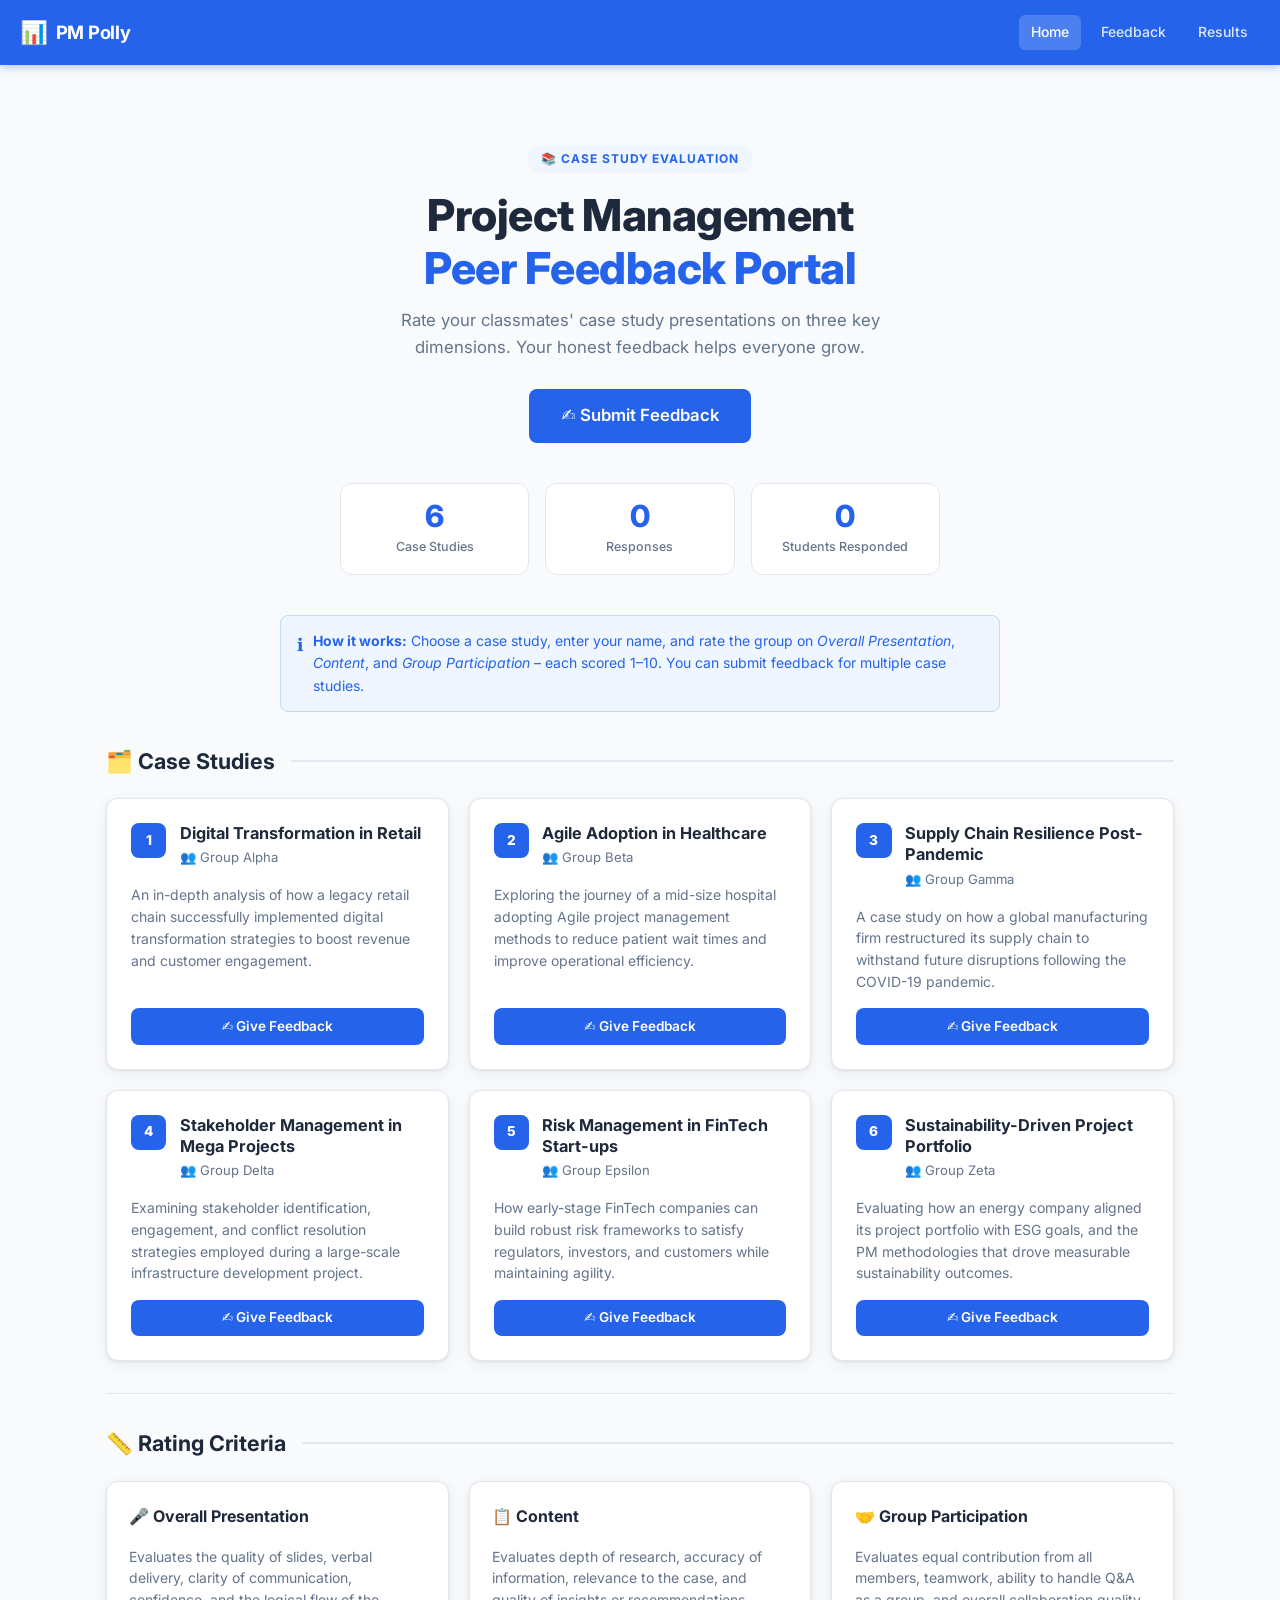
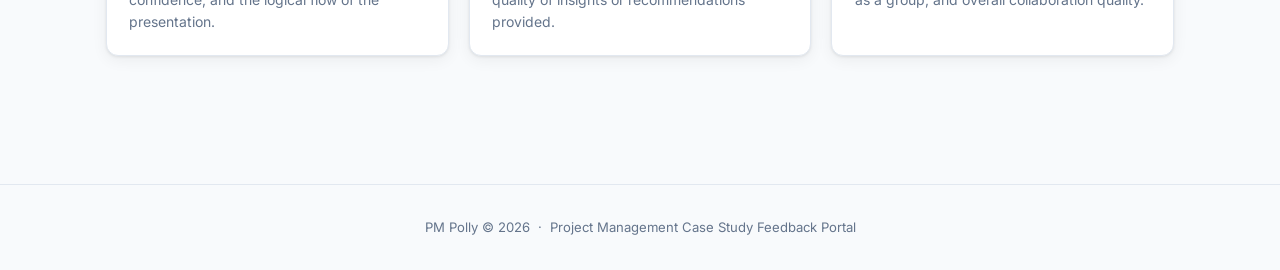
<file: index.html>
<!DOCTYPE html>
<html lang="en">
<head>
  <meta charset="UTF-8" />
  <meta name="viewport" content="width=device-width, initial-scale=1.0" />
  <title>PM Polly – Project Management Feedback</title>
  <meta name="description" content="Submit your feedback for the 6 project management case studies." />
  <link rel="preconnect" href="https://fonts.googleapis.com" />
  <link href="https://fonts.googleapis.com/css2?family=Inter:wght@400;500;600;700;800&display=swap" rel="stylesheet" />
  <link rel="stylesheet" href="css/style.css" />
  <link rel="icon" href="data:image/svg+xml,<svg xmlns='http://www.w3.org/2000/svg' viewBox='0 0 100 100'><text y='.9em' font-size='90'>📊</text></svg>" />
</head>
<body>

  <nav class="navbar">
    <a class="navbar-brand" href="index.html">
      <span class="logo-icon">📊</span> PM Polly
    </a>
    <div class="navbar-links">
      <a href="index.html">Home</a>
      <a href="feedback.html">Feedback</a>
      <a href="results.html">Results</a>
    </div>
  </nav>

  <main class="page">

    <!-- Hero -->
    <section class="hero">
      <div class="hero-badge">📚 Case Study Evaluation</div>
      <h1>Project Management<br /><span>Peer Feedback Portal</span></h1>
      <p>Rate your classmates' case study presentations on three key dimensions. Your honest feedback helps everyone grow.</p>
      <a href="feedback.html" class="btn btn-primary" style="font-size:1.05rem;padding:.85rem 2rem;">
        ✍️ Submit Feedback
      </a>
    </section>

    <!-- Stats -->
    <div class="stats-row" style="max-width:600px;margin:0 auto 2.5rem;">
      <div class="stat-card">
        <div class="stat-value">6</div>
        <div class="stat-label">Case Studies</div>
      </div>
      <div class="stat-card">
        <div class="stat-value" id="statResponses">0</div>
        <div class="stat-label">Responses</div>
      </div>
      <div class="stat-card">
        <div class="stat-value" id="statStudents">0</div>
        <div class="stat-label">Students Responded</div>
      </div>
    </div>

    <!-- How it works -->
    <div class="alert alert-info" style="max-width:720px;margin:0 auto 2rem;">
      <span class="alert-icon">ℹ️</span>
      <div>
        <strong>How it works:</strong> Choose a case study, enter your name, and rate the group on
        <em>Overall Presentation</em>, <em>Content</em>, and <em>Group Participation</em> – each scored 1–10.
        You can submit feedback for multiple case studies.
      </div>
    </div>

    <!-- Case study grid -->
    <h2 class="section-title">🗂️ Case Studies</h2>
    <div class="cards-grid" id="caseStudyGrid"></div>

    <!-- Criteria legend -->
    <hr class="divider" />
    <h2 class="section-title">📏 Rating Criteria</h2>
    <div class="cards-grid" style="grid-template-columns:repeat(auto-fill,minmax(260px,1fr));">
      <div class="result-card">
        <h3>🎤 Overall Presentation</h3>
        <p style="font-size:.875rem;color:var(--text-muted);line-height:1.55;">
          Evaluates the quality of slides, verbal delivery, clarity of communication, confidence, and the logical flow of the presentation.
        </p>
      </div>
      <div class="result-card">
        <h3>📋 Content</h3>
        <p style="font-size:.875rem;color:var(--text-muted);line-height:1.55;">
          Evaluates depth of research, accuracy of information, relevance to the case, and quality of insights or recommendations provided.
        </p>
      </div>
      <div class="result-card">
        <h3>🤝 Group Participation</h3>
        <p style="font-size:.875rem;color:var(--text-muted);line-height:1.55;">
          Evaluates equal contribution from all members, teamwork, ability to handle Q&amp;A as a group, and overall collaboration quality.
        </p>
      </div>
    </div>

  </main>

  <footer>
    <p>PM Polly &copy; <span id="yr"></span> &nbsp;·&nbsp; Project Management Case Study Feedback Portal</p>
  </footer>

  <div id="toast"></div>
  <script src="js/app.js"></script>
  <script>document.getElementById('yr').textContent = new Date().getFullYear();</script>
</body>
</html>
</file>
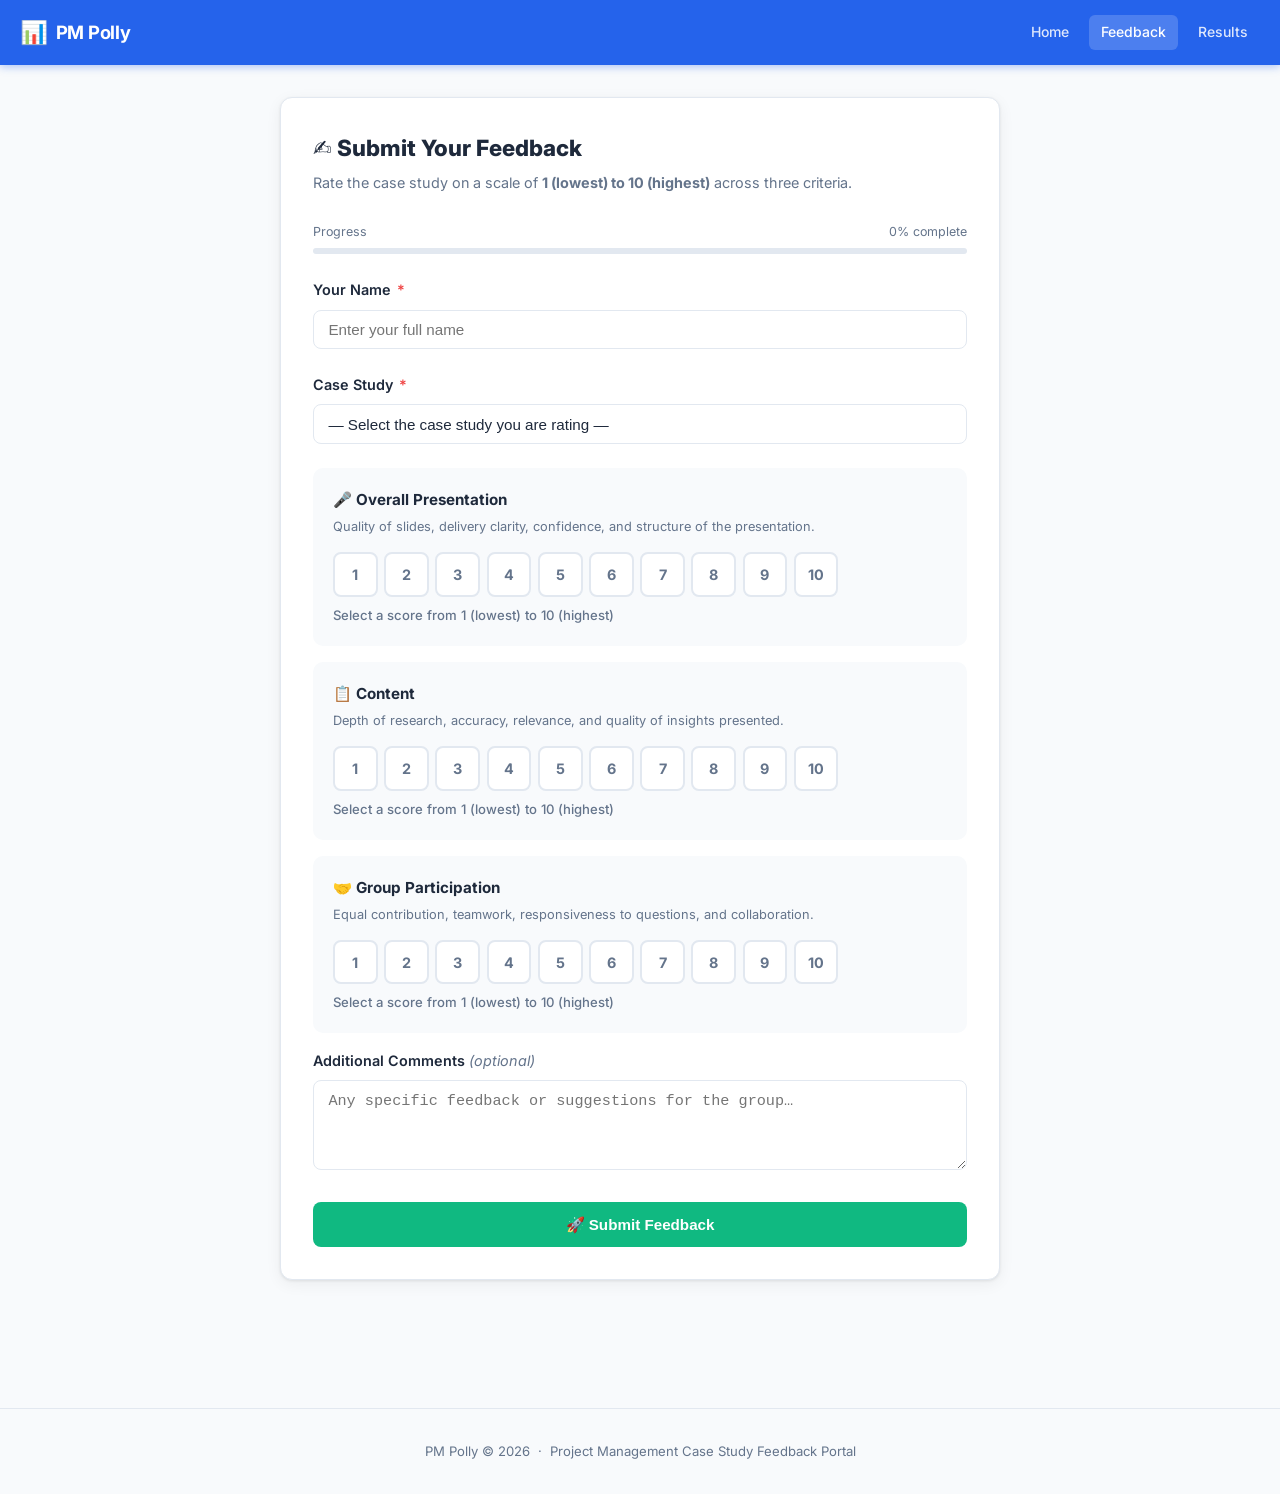
<file: feedback.html>
<!DOCTYPE html>
<html lang="en">
<head>
  <meta charset="UTF-8" />
  <meta name="viewport" content="width=device-width, initial-scale=1.0" />
  <title>Submit Feedback – PM Polly</title>
  <meta name="description" content="Rate a case study presentation on overall presentation, content, and group participation." />
  <link rel="preconnect" href="https://fonts.googleapis.com" />
  <link href="https://fonts.googleapis.com/css2?family=Inter:wght@400;500;600;700;800&display=swap" rel="stylesheet" />
  <link rel="stylesheet" href="css/style.css" />
  <link rel="icon" href="data:image/svg+xml,<svg xmlns='http://www.w3.org/2000/svg' viewBox='0 0 100 100'><text y='.9em' font-size='90'>✍️</text></svg>" />
</head>
<body>

  <nav class="navbar">
    <a class="navbar-brand" href="index.html">
      <span class="logo-icon">📊</span> PM Polly
    </a>
    <div class="navbar-links">
      <a href="index.html">Home</a>
      <a href="feedback.html">Feedback</a>
      <a href="results.html">Results</a>
    </div>
  </nav>

  <main class="page">

    <!-- Feedback Form -->
    <div class="form-card" id="feedbackFormWrap">
      <form id="feedbackForm" novalidate>
        <h2>✍️ Submit Your Feedback</h2>
        <p class="form-subtitle">Rate the case study on a scale of <strong>1 (lowest) to 10 (highest)</strong> across three criteria.</p>

        <div id="formAlert" class="alert hidden"></div>

        <!-- Progress -->
        <div class="progress-label">
          <span>Progress</span>
          <span id="progressLabel">0% complete</span>
        </div>
        <div class="progress-bar-wrap">
          <div class="progress-bar-fill" id="progressFill" style="width:0%"></div>
        </div>

        <!-- Student name -->
        <div class="form-group">
          <label class="form-label" for="studentName">Your Name <span class="required">*</span></label>
          <input
            type="text"
            id="studentName"
            class="form-control"
            placeholder="Enter your full name"
            required
            autocomplete="name"
          />
        </div>

        <!-- Case study selector -->
        <div class="form-group">
          <label class="form-label" for="caseStudySelect">Case Study <span class="required">*</span></label>
          <select id="caseStudySelect" class="form-control" required>
            <option value="">— Select the case study you are rating —</option>
          </select>
        </div>

        <!-- Rating criteria (injected by app.js) -->
        <div id="ratingsContainer"></div>

        <!-- Optional comments -->
        <div class="form-group">
          <label class="form-label" for="comments">Additional Comments <em style="color:var(--text-muted);font-weight:400;">(optional)</em></label>
          <textarea
            id="comments"
            class="form-control"
            placeholder="Any specific feedback or suggestions for the group…"
            rows="3"
          ></textarea>
        </div>

        <!-- Submit -->
        <button type="submit" id="submitBtn" class="btn btn-success" style="width:100%;justify-content:center;padding:.85rem;">
          <span id="submitSpinner" class="spinner hidden"></span>
          🚀 Submit Feedback
        </button>
      </form>
    </div>

    <!-- Success panel (hidden until submission) -->
    <div class="success-card hidden" id="successPanel">
      <div class="success-icon">✅</div>
      <h2>Thank You!</h2>
      <p>Your feedback for <strong id="successCase"></strong> has been recorded.</p>
      <p id="successNote" style="font-size:.82rem;color:var(--text-muted);margin-bottom:1.5rem;"></p>
      <div style="display:flex;gap:.75rem;justify-content:center;flex-wrap:wrap;">
        <a href="feedback.html" class="btn btn-primary">Rate Another Case Study</a>
        <a href="results.html" class="btn btn-outline">View Results</a>
      </div>
    </div>

  </main>

  <footer>
    <p>PM Polly &copy; <span id="yr"></span> &nbsp;·&nbsp; Project Management Case Study Feedback Portal</p>
  </footer>

  <div id="toast"></div>
  <script src="js/app.js"></script>
  <script>document.getElementById('yr').textContent = new Date().getFullYear();</script>
</body>
</html>
</file>
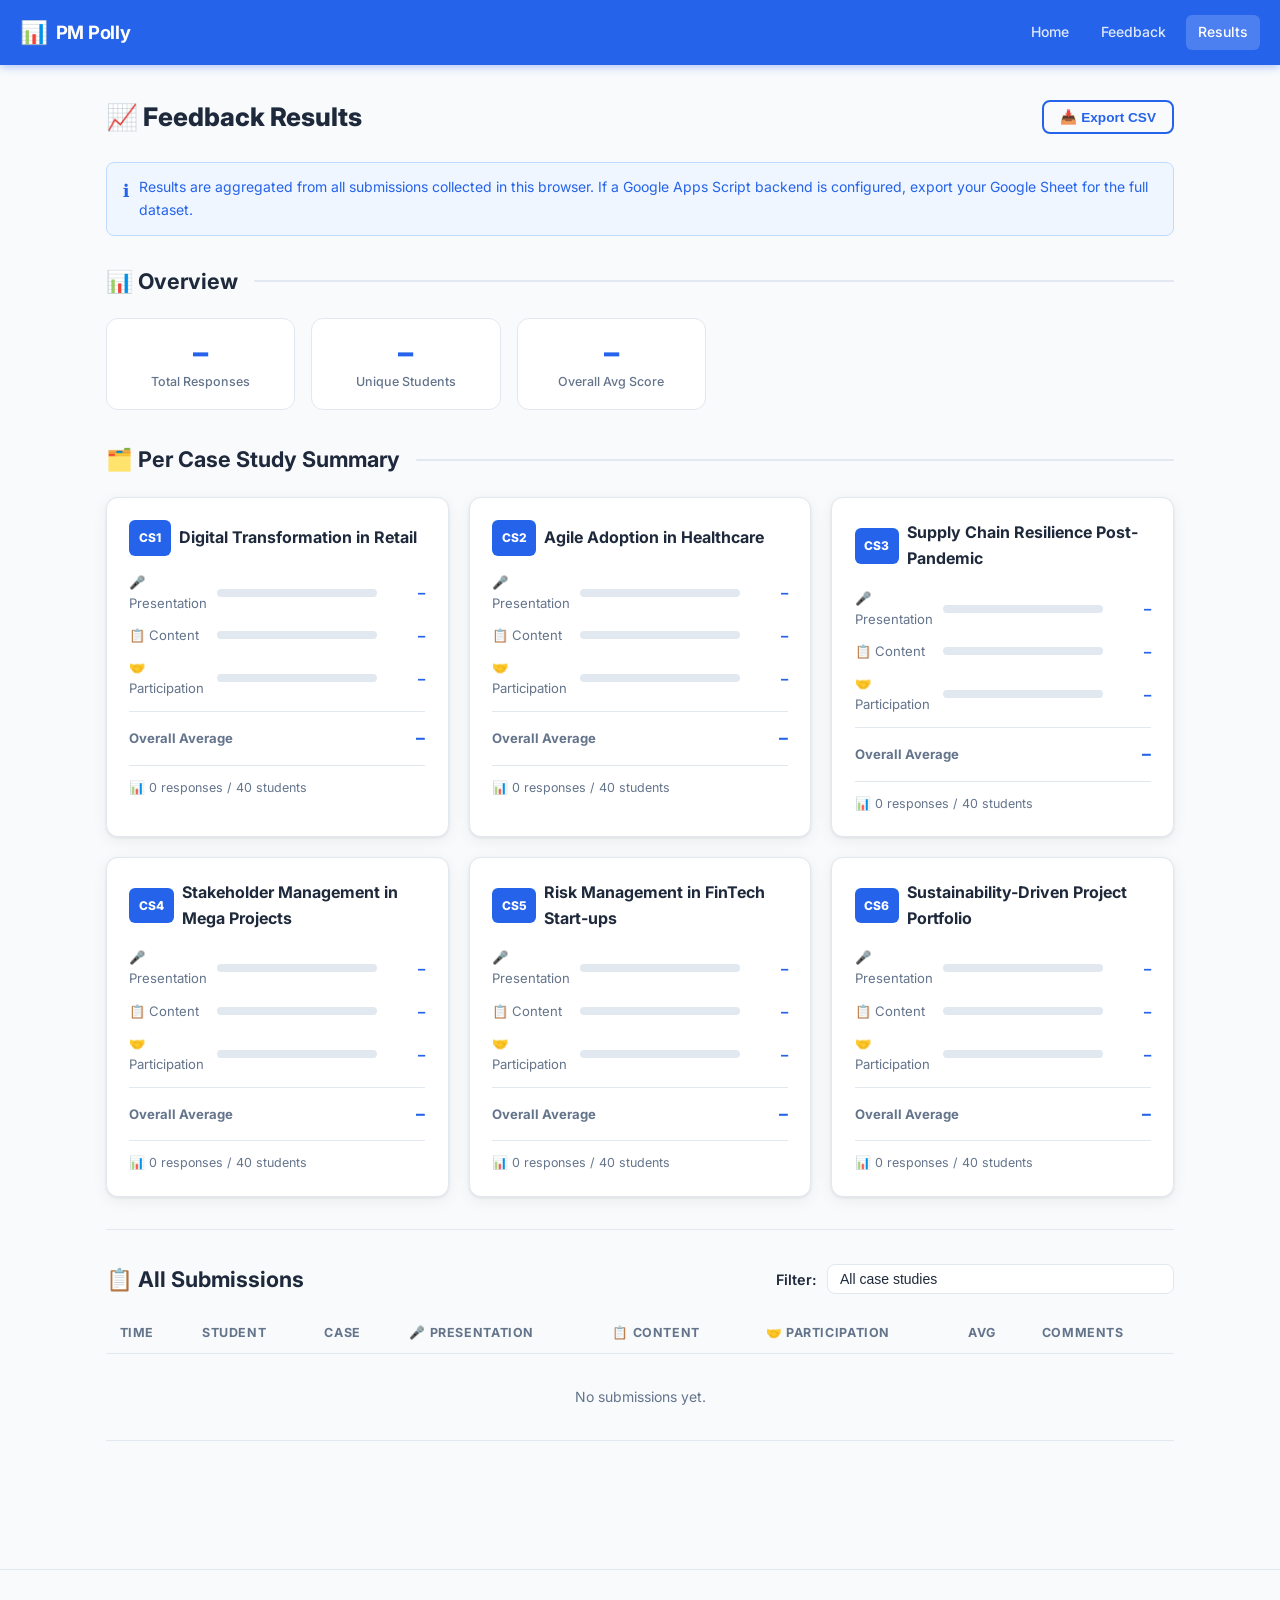
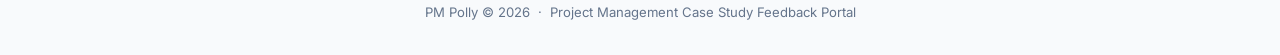
<file: results.html>
<!DOCTYPE html>
<html lang="en">
<head>
  <meta charset="UTF-8" />
  <meta name="viewport" content="width=device-width, initial-scale=1.0" />
  <title>Results – PM Polly</title>
  <meta name="description" content="View aggregated feedback results for all case study presentations." />
  <link rel="preconnect" href="https://fonts.googleapis.com" />
  <link href="https://fonts.googleapis.com/css2?family=Inter:wght@400;500;600;700;800&display=swap" rel="stylesheet" />
  <link rel="stylesheet" href="css/style.css" />
  <link rel="icon" href="data:image/svg+xml,<svg xmlns='http://www.w3.org/2000/svg' viewBox='0 0 100 100'><text y='.9em' font-size='90'>📈</text></svg>" />
</head>
<body>

  <nav class="navbar">
    <a class="navbar-brand" href="index.html">
      <span class="logo-icon">📊</span> PM Polly
    </a>
    <div class="navbar-links">
      <a href="index.html">Home</a>
      <a href="feedback.html">Feedback</a>
      <a href="results.html">Results</a>
    </div>
  </nav>

  <main class="page">

    <div style="display:flex;align-items:center;justify-content:space-between;flex-wrap:wrap;gap:1rem;margin-bottom:1.5rem;">
      <h1 style="font-size:1.6rem;font-weight:800;">📈 Feedback Results</h1>
      <button id="exportBtn" class="btn btn-outline btn-sm">📥 Export CSV</button>
    </div>

    <div class="alert alert-info" style="margin-bottom:1.75rem;">
      <span class="alert-icon">ℹ️</span>
      <span>Results are aggregated from all submissions collected in this browser. If a Google Apps Script backend is configured, export your Google Sheet for the full dataset.</span>
    </div>

    <!-- Overall stats -->
    <h2 class="section-title">📊 Overview</h2>
    <div class="stats-row" id="overallStats" style="max-width:600px;margin-bottom:2rem;">
      <div class="stat-card"><div class="stat-value">–</div><div class="stat-label">Total Responses</div></div>
      <div class="stat-card"><div class="stat-value">–</div><div class="stat-label">Unique Students</div></div>
      <div class="stat-card"><div class="stat-value">–</div><div class="stat-label">Overall Avg Score</div></div>
    </div>

    <!-- Per-case summary cards -->
    <h2 class="section-title">🗂️ Per Case Study Summary</h2>
    <div class="results-grid" id="summaryGrid"></div>

    <hr class="divider" />

    <!-- Submissions table -->
    <div style="display:flex;align-items:center;justify-content:space-between;flex-wrap:wrap;gap:1rem;margin-bottom:1rem;">
      <h2 class="section-title" style="margin-bottom:0;">📋 All Submissions</h2>
      <div class="filter-bar" style="margin-bottom:0;">
        <label for="caseFilter">Filter:</label>
        <select id="caseFilter" class="form-control" style="width:auto;padding:.4rem .75rem;font-size:.875rem;">
          <option value="">All case studies</option>
        </select>
      </div>
    </div>

    <div class="table-wrap">
      <table>
        <thead>
          <tr>
            <th>Time</th>
            <th>Student</th>
            <th>Case</th>
            <th>🎤 Presentation</th>
            <th>📋 Content</th>
            <th>🤝 Participation</th>
            <th>Avg</th>
            <th>Comments</th>
          </tr>
        </thead>
        <tbody id="submissionsBody">
          <tr><td colspan="8" style="text-align:center;color:var(--text-muted);padding:2rem;">No submissions yet.</td></tr>
        </tbody>
      </table>
    </div>

  </main>

  <footer>
    <p>PM Polly &copy; <span id="yr"></span> &nbsp;·&nbsp; Project Management Case Study Feedback Portal</p>
  </footer>

  <div id="toast"></div>
  <script src="js/app.js"></script>
  <script>document.getElementById('yr').textContent = new Date().getFullYear();</script>
</body>
</html>
</file>
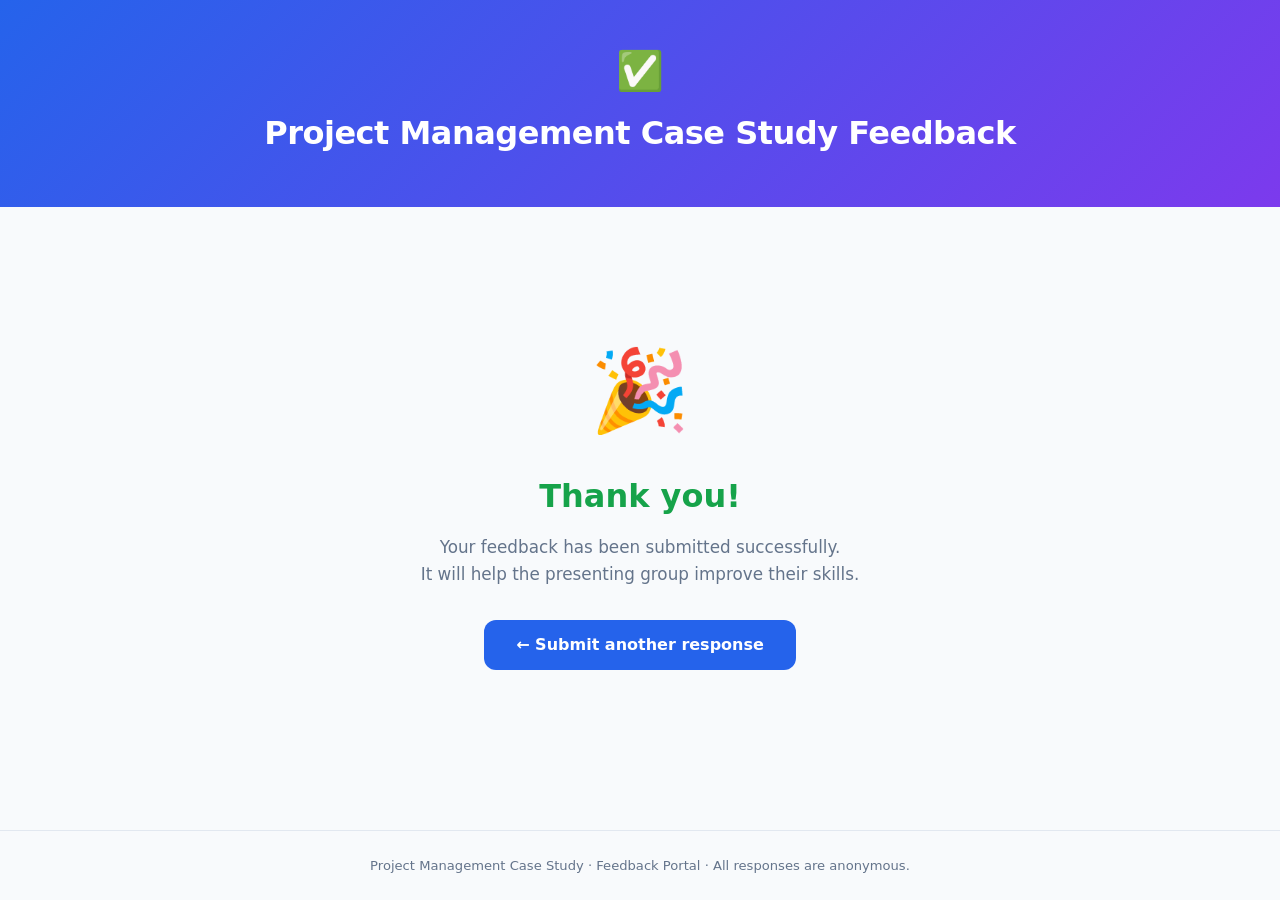
<file: success.html>
<!DOCTYPE html>
<html lang="en">
<head>
  <meta charset="UTF-8" />
  <meta name="viewport" content="width=device-width, initial-scale=1.0" />
  <title>Thank You – PM Case Study Feedback</title>
  <link rel="stylesheet" href="styles.css" />
  <link rel="icon" href="data:image/svg+xml,<svg xmlns=%22http://www.w3.org/2000/svg%22 viewBox=%220 0 100 100%22><text y=%22.9em%22 font-size=%2290%22>✅</text></svg>" />
  <style>
    body { display: flex; flex-direction: column; min-height: 100vh; }
    main { flex: 1; display: flex; align-items: center; justify-content: center; }
  </style>
</head>
<body>

<header>
  <div class="logo" aria-hidden="true">✅</div>
  <h1>Project Management Case Study Feedback</h1>
</header>

<main>
  <div class="success-wrap">
    <div class="success-icon" role="img" aria-label="Party popper">🎉</div>
    <h1>Thank you!</h1>
    <p>Your feedback has been submitted successfully.<br />
       It will help the presenting group improve their skills.</p>
    <a href="index.html" class="btn-back">← Submit another response</a>
  </div>
</main>

<footer>
  <p>Project Management Case Study · Feedback Portal · All responses are anonymous.</p>
</footer>

</body>
</html>
</file>
<file: css/style.css>
/* ============================================================
   PM Polly – Project Management Feedback Site
   Mobile-first, responsive stylesheet
   ============================================================ */

:root {
  --primary: #2563eb;
  --primary-dark: #1d4ed8;
  --primary-light: #eff6ff;
  --accent: #f59e0b;
  --success: #10b981;
  --danger: #ef4444;
  --text: #1e293b;
  --text-muted: #64748b;
  --border: #e2e8f0;
  --bg: #f8fafc;
  --card-bg: #ffffff;
  --shadow: 0 1px 3px rgba(0,0,0,.08), 0 4px 16px rgba(0,0,0,.06);
  --radius: 12px;
  --transition: .2s ease;
}

*, *::before, *::after { box-sizing: border-box; margin: 0; padding: 0; }

html { scroll-behavior: smooth; }

body {
  font-family: 'Inter', system-ui, -apple-system, sans-serif;
  background: var(--bg);
  color: var(--text);
  line-height: 1.6;
  min-height: 100vh;
}

/* ── Navbar ── */
.navbar {
  background: var(--primary);
  color: #fff;
  padding: .9rem 1.25rem;
  display: flex;
  align-items: center;
  justify-content: space-between;
  position: sticky;
  top: 0;
  z-index: 100;
  box-shadow: 0 2px 8px rgba(37,99,235,.35);
}
.navbar-brand {
  font-size: 1.15rem;
  font-weight: 700;
  letter-spacing: -.3px;
  display: flex;
  align-items: center;
  gap: .5rem;
  text-decoration: none;
  color: #fff;
}
.navbar-brand .logo-icon { font-size: 1.4rem; }
.navbar-links { display: flex; gap: .5rem; }
.navbar-links a {
  color: rgba(255,255,255,.85);
  text-decoration: none;
  font-size: .875rem;
  font-weight: 500;
  padding: .4rem .75rem;
  border-radius: 6px;
  transition: background var(--transition);
}
.navbar-links a:hover, .navbar-links a.active {
  background: rgba(255,255,255,.18);
  color: #fff;
}

/* ── Page wrapper ── */
.page { max-width: 1100px; margin: 0 auto; padding: 2rem 1rem 4rem; }

/* ── Hero ── */
.hero {
  text-align: center;
  padding: 3rem 1rem 2.5rem;
}
.hero-badge {
  display: inline-block;
  background: var(--primary-light);
  color: var(--primary);
  font-size: .75rem;
  font-weight: 700;
  letter-spacing: .08em;
  text-transform: uppercase;
  padding: .3rem .85rem;
  border-radius: 50px;
  margin-bottom: 1rem;
}
.hero h1 {
  font-size: clamp(1.75rem, 5vw, 2.75rem);
  font-weight: 800;
  letter-spacing: -.5px;
  line-height: 1.2;
  margin-bottom: .75rem;
}
.hero h1 span { color: var(--primary); }
.hero p {
  color: var(--text-muted);
  font-size: 1.05rem;
  max-width: 560px;
  margin: 0 auto 1.75rem;
}
.btn {
  display: inline-flex;
  align-items: center;
  gap: .45rem;
  padding: .7rem 1.5rem;
  border-radius: 8px;
  font-size: .95rem;
  font-weight: 600;
  cursor: pointer;
  border: none;
  text-decoration: none;
  transition: all var(--transition);
}
.btn-primary {
  background: var(--primary);
  color: #fff;
}
.btn-primary:hover { background: var(--primary-dark); transform: translateY(-1px); box-shadow: 0 4px 12px rgba(37,99,235,.4); }
.btn-outline {
  background: transparent;
  color: var(--primary);
  border: 2px solid var(--primary);
}
.btn-outline:hover { background: var(--primary-light); }
.btn-success { background: var(--success); color: #fff; }
.btn-success:hover { filter: brightness(1.1); transform: translateY(-1px); }
.btn-sm { padding: .45rem 1rem; font-size: .85rem; }
.btn:disabled { opacity: .55; cursor: not-allowed; transform: none; }

/* ── Section titles ── */
.section-title {
  font-size: 1.35rem;
  font-weight: 700;
  margin-bottom: 1.25rem;
  display: flex;
  align-items: center;
  gap: .5rem;
}
.section-title::after {
  content: '';
  flex: 1;
  height: 2px;
  background: var(--border);
  border-radius: 2px;
  margin-left: .5rem;
}

/* ── Case study cards ── */
.cards-grid {
  display: grid;
  grid-template-columns: repeat(auto-fill, minmax(300px, 1fr));
  gap: 1.25rem;
}
.case-card {
  background: var(--card-bg);
  border-radius: var(--radius);
  border: 1.5px solid var(--border);
  box-shadow: var(--shadow);
  padding: 1.5rem;
  display: flex;
  flex-direction: column;
  gap: 1rem;
  transition: all var(--transition);
  cursor: pointer;
}
.case-card:hover {
  border-color: var(--primary);
  box-shadow: 0 4px 20px rgba(37,99,235,.15);
  transform: translateY(-2px);
}
.case-card-header {
  display: flex;
  align-items: flex-start;
  gap: .85rem;
}
.case-number {
  background: var(--primary);
  color: #fff;
  font-weight: 800;
  font-size: .85rem;
  min-width: 2.2rem;
  height: 2.2rem;
  border-radius: 8px;
  display: flex;
  align-items: center;
  justify-content: center;
  flex-shrink: 0;
}
.case-info h3 {
  font-size: 1.02rem;
  font-weight: 700;
  line-height: 1.3;
}
.case-info .case-team {
  font-size: .82rem;
  color: var(--text-muted);
  margin-top: .2rem;
}
.case-desc {
  font-size: .875rem;
  color: var(--text-muted);
  line-height: 1.55;
}
.case-card .btn { margin-top: auto; width: 100%; justify-content: center; }

/* ── Stats row on landing ── */
.stats-row {
  display: grid;
  grid-template-columns: repeat(3, 1fr);
  gap: 1rem;
  margin-bottom: 2.5rem;
}
.stat-card {
  background: var(--card-bg);
  border-radius: var(--radius);
  border: 1.5px solid var(--border);
  padding: 1.1rem 1rem;
  text-align: center;
}
.stat-card .stat-value {
  font-size: 1.9rem;
  font-weight: 800;
  color: var(--primary);
  line-height: 1;
}
.stat-card .stat-label {
  font-size: .78rem;
  color: var(--text-muted);
  margin-top: .3rem;
  font-weight: 500;
}

/* ── Feedback form ── */
.form-card {
  background: var(--card-bg);
  border-radius: var(--radius);
  border: 1.5px solid var(--border);
  box-shadow: var(--shadow);
  padding: 2rem;
  max-width: 720px;
  margin: 0 auto;
}
.form-card h2 {
  font-size: 1.4rem;
  font-weight: 800;
  margin-bottom: .35rem;
}
.form-card .form-subtitle {
  color: var(--text-muted);
  font-size: .9rem;
  margin-bottom: 1.75rem;
}

.form-group { margin-bottom: 1.5rem; }
.form-label {
  display: block;
  font-weight: 600;
  font-size: .9rem;
  margin-bottom: .5rem;
}
.form-label .required { color: var(--danger); margin-left: 2px; }
.form-control {
  width: 100%;
  padding: .65rem .9rem;
  border: 1.5px solid var(--border);
  border-radius: 8px;
  font-size: .95rem;
  color: var(--text);
  background: #fff;
  transition: border-color var(--transition), box-shadow var(--transition);
  appearance: none;
}
.form-control:focus {
  outline: none;
  border-color: var(--primary);
  box-shadow: 0 0 0 3px rgba(37,99,235,.12);
}

/* ── Rating widget ── */
.rating-section {
  background: var(--bg);
  border-radius: 10px;
  padding: 1.25rem;
  margin-bottom: 1rem;
}
.rating-section h4 {
  font-size: .95rem;
  font-weight: 700;
  margin-bottom: .3rem;
  display: flex;
  align-items: center;
  gap: .5rem;
}
.rating-section .rating-desc {
  font-size: .8rem;
  color: var(--text-muted);
  margin-bottom: .9rem;
}
.rating-widget {
  display: flex;
  flex-direction: column;
  gap: .5rem;
}
.rating-stars {
  display: flex;
  flex-wrap: wrap;
  gap: .4rem;
}
.rating-stars input[type="radio"] { display: none; }
.rating-stars label {
  width: 2.8rem;
  height: 2.8rem;
  border-radius: 8px;
  border: 2px solid var(--border);
  background: #fff;
  display: flex;
  align-items: center;
  justify-content: center;
  font-weight: 700;
  font-size: .9rem;
  cursor: pointer;
  transition: all var(--transition);
  color: var(--text-muted);
  user-select: none;
}
.rating-stars label:hover {
  border-color: var(--primary);
  background: var(--primary-light);
  color: var(--primary);
}
.rating-stars input[type="radio"]:checked + label {
  background: var(--primary);
  border-color: var(--primary);
  color: #fff;
  box-shadow: 0 2px 8px rgba(37,99,235,.35);
}
.rating-value-display {
  font-size: .82rem;
  color: var(--text-muted);
  font-weight: 500;
}
.rating-value-display span { color: var(--primary); font-weight: 700; }

/* Rating colour bands */
.rating-stars label[data-val="1"]:hover,
.rating-stars label[data-val="2"]:hover,
.rating-stars label[data-val="3"]:hover { border-color: var(--danger); background: #fef2f2; color: var(--danger); }
.rating-stars label[data-val="4"]:hover,
.rating-stars label[data-val="5"]:hover,
.rating-stars label[data-val="6"]:hover { border-color: var(--accent); background: #fffbeb; color: var(--accent); }
.rating-stars label[data-val="7"]:hover,
.rating-stars label[data-val="8"]:hover { border-color: #3b82f6; background: #eff6ff; color: #3b82f6; }
.rating-stars label[data-val="9"]:hover,
.rating-stars label[data-val="10"]:hover { border-color: var(--success); background: #ecfdf5; color: var(--success); }

.rating-stars input[data-val="1"]:checked + label,
.rating-stars input[data-val="2"]:checked + label,
.rating-stars input[data-val="3"]:checked + label { background: var(--danger); border-color: var(--danger); }
.rating-stars input[data-val="4"]:checked + label,
.rating-stars input[data-val="5"]:checked + label,
.rating-stars input[data-val="6"]:checked + label { background: var(--accent); border-color: var(--accent); }
.rating-stars input[data-val="7"]:checked + label,
.rating-stars input[data-val="8"]:checked + label { background: #3b82f6; border-color: #3b82f6; }
.rating-stars input[data-val="9"]:checked + label,
.rating-stars input[data-val="10"]:checked + label { background: var(--success); border-color: var(--success); }

/* ── Comments ── */
textarea.form-control {
  resize: vertical;
  min-height: 90px;
}

/* ── Progress bar ── */
.progress-bar-wrap {
  background: var(--border);
  border-radius: 50px;
  height: 6px;
  margin-bottom: 1.5rem;
  overflow: hidden;
}
.progress-bar-fill {
  height: 100%;
  background: var(--primary);
  border-radius: 50px;
  transition: width .4s ease;
}
.progress-label {
  display: flex;
  justify-content: space-between;
  font-size: .78rem;
  color: var(--text-muted);
  margin-bottom: .4rem;
}

/* ── Thank-you / Success ── */
.success-card {
  text-align: center;
  padding: 3rem 2rem;
  background: var(--card-bg);
  border-radius: var(--radius);
  border: 1.5px solid var(--border);
  box-shadow: var(--shadow);
  max-width: 520px;
  margin: 2rem auto;
}
.success-icon {
  width: 5rem;
  height: 5rem;
  background: #ecfdf5;
  border-radius: 50%;
  display: flex;
  align-items: center;
  justify-content: center;
  font-size: 2.2rem;
  margin: 0 auto 1.25rem;
}
.success-card h2 { font-size: 1.5rem; font-weight: 800; margin-bottom: .5rem; }
.success-card p { color: var(--text-muted); margin-bottom: 1.5rem; }

/* ── Results page ── */
.results-grid {
  display: grid;
  grid-template-columns: repeat(auto-fill, minmax(300px, 1fr));
  gap: 1.25rem;
}
.result-card {
  background: var(--card-bg);
  border-radius: var(--radius);
  border: 1.5px solid var(--border);
  box-shadow: var(--shadow);
  padding: 1.4rem;
}
.result-card h3 {
  font-size: 1rem;
  font-weight: 700;
  margin-bottom: 1rem;
  display: flex;
  align-items: center;
  gap: .5rem;
}
.metric-row {
  display: flex;
  align-items: center;
  justify-content: space-between;
  margin-bottom: .65rem;
  gap: .5rem;
}
.metric-label {
  font-size: .82rem;
  color: var(--text-muted);
  flex: 1;
}
.metric-bar-wrap {
  flex: 2;
  background: var(--border);
  height: 8px;
  border-radius: 50px;
  overflow: hidden;
}
.metric-bar { height: 100%; border-radius: 50px; background: var(--primary); }
.metric-value {
  font-weight: 700;
  font-size: .9rem;
  color: var(--primary);
  min-width: 2.5rem;
  text-align: right;
}
.result-count {
  font-size: .78rem;
  color: var(--text-muted);
  margin-top: .75rem;
  padding-top: .75rem;
  border-top: 1px solid var(--border);
}

/* Results filter bar */
.filter-bar {
  display: flex;
  flex-wrap: wrap;
  gap: .6rem;
  margin-bottom: 1.5rem;
  align-items: center;
}
.filter-bar label { font-weight: 600; font-size: .9rem; }

/* Submissions table */
.table-wrap { overflow-x: auto; }
table {
  width: 100%;
  border-collapse: collapse;
  font-size: .875rem;
}
th, td {
  padding: .65rem .85rem;
  text-align: left;
  border-bottom: 1px solid var(--border);
}
th { background: var(--bg); font-weight: 700; color: var(--text-muted); font-size: .78rem; text-transform: uppercase; letter-spacing: .05em; }
tr:hover td { background: var(--primary-light); }
.badge {
  display: inline-block;
  padding: .2rem .6rem;
  border-radius: 50px;
  font-size: .75rem;
  font-weight: 700;
}
.badge-low { background: #fef2f2; color: var(--danger); }
.badge-mid { background: #fffbeb; color: var(--accent); }
.badge-good { background: #eff6ff; color: #3b82f6; }
.badge-high { background: #ecfdf5; color: var(--success); }

/* ── Alert ── */
.alert {
  padding: .85rem 1rem;
  border-radius: 8px;
  font-size: .875rem;
  margin-bottom: 1rem;
  display: flex;
  align-items: flex-start;
  gap: .6rem;
}
.alert-info { background: var(--primary-light); color: var(--primary); border: 1px solid #bfdbfe; }
.alert-success { background: #ecfdf5; color: #065f46; border: 1px solid #a7f3d0; }
.alert-warning { background: #fffbeb; color: #92400e; border: 1px solid #fde68a; }
.alert-error { background: #fef2f2; color: #991b1b; border: 1px solid #fecaca; }
.alert-icon { font-size: 1.1rem; flex-shrink: 0; margin-top: .05rem; }

/* ── Spinner ── */
.spinner {
  width: 1.2rem;
  height: 1.2rem;
  border: 2px solid rgba(255,255,255,.4);
  border-top-color: #fff;
  border-radius: 50%;
  animation: spin .7s linear infinite;
  display: inline-block;
}
@keyframes spin { to { transform: rotate(360deg); } }

/* ── Divider ── */
.divider { border: none; border-top: 1.5px solid var(--border); margin: 2rem 0; }

/* ── Hidden ── */
.hidden { display: none !important; }

/* ── Toast ── */
#toast {
  position: fixed;
  bottom: 1.5rem;
  left: 50%;
  transform: translateX(-50%) translateY(80px);
  background: #1e293b;
  color: #fff;
  padding: .7rem 1.4rem;
  border-radius: 50px;
  font-size: .875rem;
  font-weight: 500;
  box-shadow: 0 4px 20px rgba(0,0,0,.25);
  z-index: 999;
  transition: transform .35s ease, opacity .35s ease;
  opacity: 0;
  white-space: nowrap;
}
#toast.show { transform: translateX(-50%) translateY(0); opacity: 1; }

/* ── Footer ── */
footer {
  text-align: center;
  padding: 2rem 1rem;
  color: var(--text-muted);
  font-size: .82rem;
  border-top: 1px solid var(--border);
  margin-top: 4rem;
}

/* ── Responsive ── */
@media (max-width: 640px) {
  .stats-row { grid-template-columns: 1fr 1fr; }
  .stats-row .stat-card:last-child { grid-column: span 2; }
  .form-card { padding: 1.25rem; }
  .rating-stars label { width: 2.4rem; height: 2.4rem; font-size: .82rem; }
  .navbar-links a { padding: .4rem .5rem; font-size: .82rem; }
  .hero h1 { font-size: 1.6rem; }
  .success-card { padding: 2rem 1.25rem; }
  table { font-size: .8rem; }
  th, td { padding: .5rem .6rem; }
}
@media (max-width: 420px) {
  .rating-stars { gap: .3rem; }
  .rating-stars label { width: 2.1rem; height: 2.1rem; font-size: .78rem; }
}
</file>
<file: styles.css>
/* =========================================================
   PM Polly – Project Management Case Study Feedback
   Mobile-first responsive stylesheet
   ========================================================= */

:root {
  --primary: #2563eb;
  --primary-dark: #1d4ed8;
  --primary-light: #dbeafe;
  --accent: #7c3aed;
  --success: #16a34a;
  --danger: #dc2626;
  --bg: #f8fafc;
  --card-bg: #ffffff;
  --text: #1e293b;
  --text-muted: #64748b;
  --border: #e2e8f0;
  --radius: 12px;
  --shadow: 0 4px 24px rgba(0, 0, 0, 0.08);
  --shadow-sm: 0 1px 4px rgba(0, 0, 0, 0.06);
}

*, *::before, *::after {
  box-sizing: border-box;
  margin: 0;
  padding: 0;
}

html {
  font-size: 16px;
  scroll-behavior: smooth;
}

body {
  font-family: 'Segoe UI', system-ui, -apple-system, sans-serif;
  background: var(--bg);
  color: var(--text);
  line-height: 1.6;
  min-height: 100vh;
}

/* ── Header ─────────────────────────────────────────────── */
header {
  background: linear-gradient(135deg, var(--primary) 0%, var(--accent) 100%);
  color: #fff;
  text-align: center;
  padding: 2.5rem 1rem 3rem;
}

header .logo {
  font-size: 2.4rem;
  margin-bottom: .4rem;
}

header h1 {
  font-size: clamp(1.4rem, 4vw, 2rem);
  font-weight: 700;
  letter-spacing: -.5px;
}

header p {
  opacity: .88;
  margin-top: .4rem;
  font-size: clamp(.9rem, 2.5vw, 1.05rem);
}

/* ── Main layout ─────────────────────────────────────────── */
main {
  max-width: 680px;
  margin: -1.5rem auto 3rem;
  padding: 0 1rem;
}

/* ── Card ────────────────────────────────────────────────── */
.card {
  background: var(--card-bg);
  border-radius: var(--radius);
  box-shadow: var(--shadow);
  padding: 2rem 1.75rem;
  margin-bottom: 1.25rem;
}

.card h2 {
  font-size: 1.1rem;
  font-weight: 700;
  color: var(--primary);
  margin-bottom: 1.25rem;
  display: flex;
  align-items: center;
  gap: .5rem;
}

.card h2 .step-badge {
  display: inline-flex;
  align-items: center;
  justify-content: center;
  width: 1.8rem;
  height: 1.8rem;
  border-radius: 50%;
  background: var(--primary-light);
  color: var(--primary);
  font-size: .8rem;
  font-weight: 800;
  flex-shrink: 0;
}

/* ── Form fields ─────────────────────────────────────────── */
label {
  display: block;
  font-weight: 600;
  font-size: .9rem;
  margin-bottom: .4rem;
  color: var(--text);
}

input[type="text"],
input[type="email"],
select,
textarea {
  width: 100%;
  padding: .65rem .9rem;
  border: 1.5px solid var(--border);
  border-radius: 8px;
  font-size: 1rem;
  color: var(--text);
  background: #fff;
  transition: border-color .2s;
  appearance: none;
}

input[type="text"]:focus,
input[type="email"]:focus,
select:focus,
textarea:focus {
  outline: none;
  border-color: var(--primary);
  box-shadow: 0 0 0 3px var(--primary-light);
}

/* ── Case study selector ─────────────────────────────────── */
.case-grid {
  display: grid;
  grid-template-columns: repeat(3, 1fr);
  gap: .75rem;
}

.case-btn {
  position: relative;
}

.case-btn input[type="radio"] {
  position: absolute;
  opacity: 0;
  width: 0;
  height: 0;
}

.case-btn label {
  display: flex;
  flex-direction: column;
  align-items: center;
  justify-content: center;
  gap: .3rem;
  padding: .9rem .5rem;
  border: 2px solid var(--border);
  border-radius: var(--radius);
  cursor: pointer;
  transition: border-color .2s, background .2s, transform .15s;
  font-weight: 700;
  font-size: .85rem;
  text-align: center;
  background: #fff;
  color: var(--text-muted);
  user-select: none;
  min-height: 80px;
}

.case-btn label .case-icon {
  font-size: 1.5rem;
}

.case-btn input[type="radio"]:checked + label {
  border-color: var(--primary);
  background: var(--primary-light);
  color: var(--primary);
}

.case-btn label:hover {
  border-color: var(--primary);
  transform: translateY(-2px);
}

/* ── Rating widget ───────────────────────────────────────── */
.rating-group {
  margin-bottom: 1.75rem;
}

.rating-group:last-child {
  margin-bottom: 0;
}

.rating-label {
  display: flex;
  align-items: center;
  gap: .45rem;
  font-size: .95rem;
  font-weight: 600;
  margin-bottom: .7rem;
}

.rating-label .icon {
  font-size: 1.1rem;
}

.rating-stars {
  display: flex;
  flex-wrap: wrap;
  gap: .4rem;
}

.rating-stars input[type="radio"] {
  position: absolute;
  opacity: 0;
  width: 0;
  height: 0;
}

.rating-stars label {
  display: inline-flex;
  align-items: center;
  justify-content: center;
  width: 2.5rem;
  height: 2.5rem;
  border: 2px solid var(--border);
  border-radius: 8px;
  cursor: pointer;
  font-size: .95rem;
  font-weight: 700;
  color: var(--text-muted);
  background: #fff;
  transition: border-color .15s, background .15s, color .15s, transform .1s;
  margin-bottom: 0;
}

.rating-stars label:hover {
  border-color: var(--primary);
  color: var(--primary);
  transform: scale(1.08);
}

.rating-stars input[type="radio"]:checked + label {
  background: var(--primary);
  border-color: var(--primary);
  color: #fff;
}

.rating-display {
  margin-top: .5rem;
  font-size: .82rem;
  color: var(--text-muted);
  height: 1.1rem;
}

/* ── Submit button ───────────────────────────────────────── */
.btn-submit {
  display: block;
  width: 100%;
  padding: .9rem 1.5rem;
  background: linear-gradient(135deg, var(--primary), var(--accent));
  color: #fff;
  border: none;
  border-radius: var(--radius);
  font-size: 1.05rem;
  font-weight: 700;
  cursor: pointer;
  letter-spacing: .3px;
  transition: opacity .2s, transform .15s;
  margin-top: .5rem;
}

.btn-submit:hover {
  opacity: .93;
  transform: translateY(-1px);
}

.btn-submit:active {
  transform: translateY(0);
}

.btn-submit:disabled {
  opacity: .55;
  cursor: not-allowed;
  transform: none;
}

/* ── Validation messages ─────────────────────────────────── */
.error-msg {
  color: var(--danger);
  font-size: .8rem;
  margin-top: .3rem;
  display: none;
}

.field-error .error-msg {
  display: block;
}

.field-error input,
.field-error select,
.field-error textarea {
  border-color: var(--danger);
}

/* ── Progress bar ────────────────────────────────────────── */
.progress-bar-wrap {
  background: var(--border);
  border-radius: 99px;
  height: 6px;
  margin-bottom: 1.5rem;
  overflow: hidden;
}

.progress-bar {
  height: 100%;
  background: linear-gradient(90deg, var(--primary), var(--accent));
  border-radius: 99px;
  transition: width .4s ease;
  width: 0%;
}

/* ── Footer ──────────────────────────────────────────────── */
footer {
  text-align: center;
  padding: 1.5rem 1rem;
  color: var(--text-muted);
  font-size: .82rem;
  border-top: 1px solid var(--border);
}

/* ── Success page ────────────────────────────────────────── */
.success-wrap {
  text-align: center;
  padding: 4rem 1rem 2rem;
  max-width: 520px;
  margin: 0 auto;
}

.success-icon {
  font-size: 5rem;
  margin-bottom: 1rem;
}

.success-wrap h1 {
  font-size: 2rem;
  color: var(--success);
  margin-bottom: .75rem;
}

.success-wrap p {
  color: var(--text-muted);
  font-size: 1.05rem;
  margin-bottom: 2rem;
}

.btn-back {
  display: inline-block;
  padding: .75rem 2rem;
  background: var(--primary);
  color: #fff;
  text-decoration: none;
  border-radius: var(--radius);
  font-weight: 700;
  transition: opacity .2s;
}

.btn-back:hover {
  opacity: .88;
}

/* ── Responsive tweaks ───────────────────────────────────── */
@media (max-width: 480px) {
  .card {
    padding: 1.5rem 1.1rem;
  }

  .case-grid {
    grid-template-columns: repeat(2, 1fr);
  }

  .rating-stars label {
    width: 2.2rem;
    height: 2.2rem;
    font-size: .85rem;
  }
}

@media (min-width: 640px) {
  .case-grid {
    grid-template-columns: repeat(3, 1fr);
  }
}
</file>
